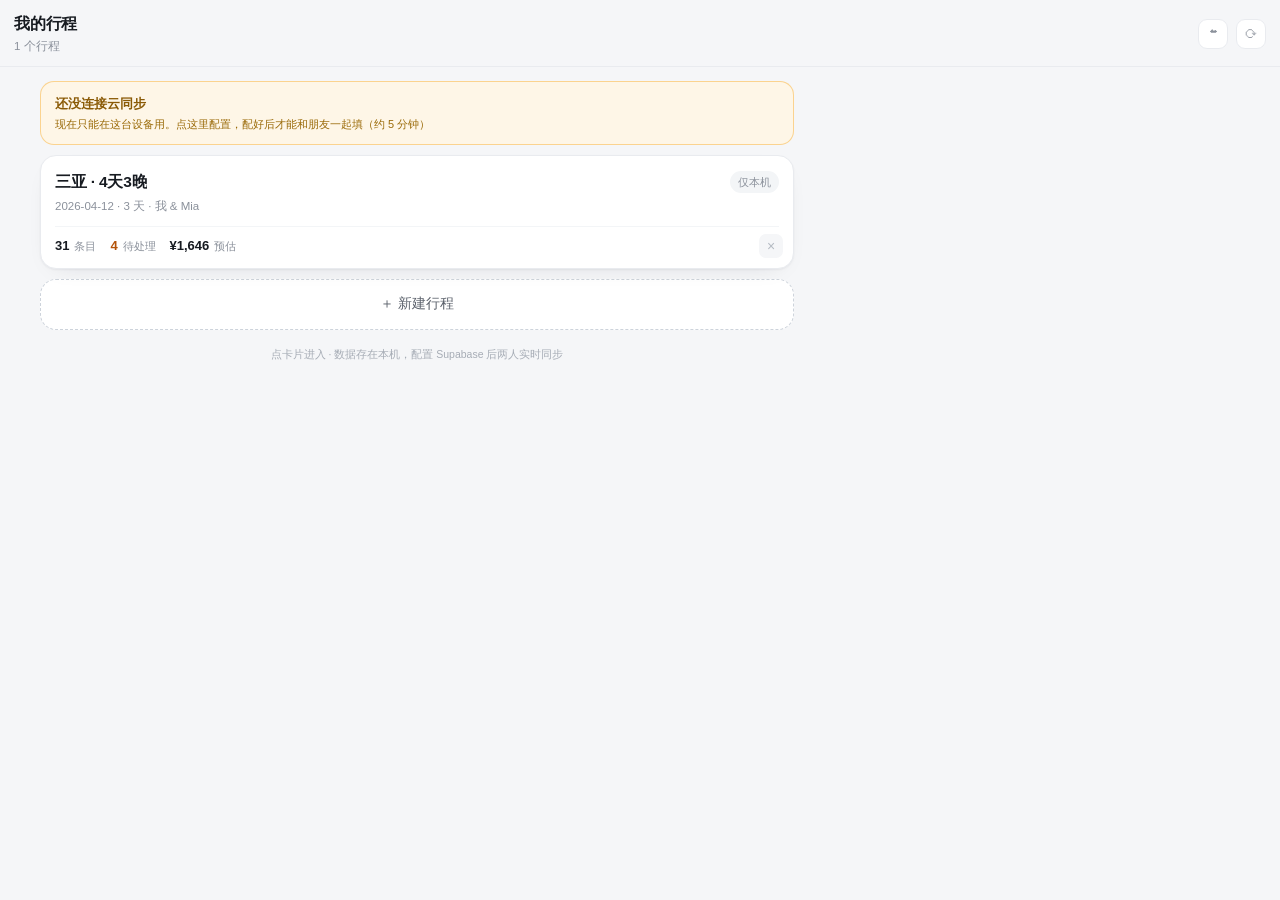
<file: index.html>
<!doctype html>
<html lang="zh-CN">
<head>
<meta charset="utf-8">
<meta name="viewport" content="width=device-width,initial-scale=1,viewport-fit=cover">
<meta name="theme-color" content="#F6F7F9">
<title>搭子行 TripSync</title>
<link rel="stylesheet" href="styles.css">
</head>
<body>
<div class="app">

  <header class="topbar">
    <div class="tb-left">
      <button class="icon-btn back" data-act="home" id="backBtn" hidden title="返回行程列表">‹</button>
      <div class="room" data-act="settings" style="cursor:pointer">
        <h1 id="roomName">我的行程</h1>
        <p id="roomMeta"></p>
      </div>
    </div>
    <div class="tb-right">
      <div class="members" id="members"></div>
      <button class="icon-btn" data-act="sync" id="syncBtn" title="同步设置">☁</button>
      <button class="icon-btn" data-act="reset" title="重置演示数据">⟳</button>
    </div>
  </header>

  <div class="budget" id="budgetStrip"></div>

  <nav class="tabs" id="tabs"></nav>

  <div class="alert" id="alertBar" hidden></div>

  <main class="layout">
    <section class="panel" id="panel"></section>
    <aside class="mapwrap" id="mapPanel"></aside>
  </main>

  <footer class="foot">
    <span>演示模式 · 数据存于本机浏览器</span>
    <span>可切换 A/B 身份模拟双人协同</span>
  </footer>
</div>

<div class="mask" id="mask" hidden></div>
<div class="sheet" id="sheet" hidden></div>
<div class="toast" id="toast"></div>

<script src="app.js"></script>
</body>
</html>
</file>
<file: styles.css>
:root{
  --a:#3B82F6; --a-soft:#EAF2FE;
  --b:#EC4899; --b-soft:#FDECF5;
  --final:#10B981; --final-soft:#E8F8F1;
  --warn:#F59E0B; --warn-soft:#FEF6E7;
  --bg:#F5F6F8; --card:#FFFFFF; --line:#E9EBEF; --text:#171B21; --sub:#8B919B;
  --r:14px; --shadow:0 1px 2px rgba(16,24,40,.05), 0 8px 24px -16px rgba(16,24,40,.18);
}
*{box-sizing:border-box;-webkit-tap-highlight-color:transparent}
html,body{margin:0}
body{
  background:var(--bg); color:var(--text);
  font:14px/1.55 -apple-system,BlinkMacSystemFont,"PingFang SC","Hiragino Sans GB","Microsoft YaHei",sans-serif;
  padding-bottom:40px;
}
h1,h2,h3,p{margin:0}
button{font:inherit;color:inherit;border:0;background:none;cursor:pointer}
input{font:inherit;color:inherit}

/* ---------- 顶栏 ---------- */
.topbar{
  position:sticky;top:0;z-index:20;display:flex;align-items:center;justify-content:space-between;gap:10px;
  padding:12px 14px 10px;background:rgba(245,246,248,.86);backdrop-filter:blur(12px);
  border-bottom:1px solid var(--line);
}
.room h1{font-size:16px;font-weight:650;letter-spacing:-.2px}
.room p{font-size:11.5px;color:var(--sub);margin-top:1px}
.tb-right{display:flex;align-items:center;gap:8px}
.members{display:flex;gap:6px}
.mchip{
  display:inline-flex;align-items:center;gap:5px;padding:5px 10px;border-radius:999px;
  background:#fff;border:1px solid var(--line);font-size:12px;color:var(--sub);transition:.15s;
}
.mchip i{width:6px;height:6px;border-radius:50%;background:currentColor;opacity:.55}
.mchip i.live{background:#10B981;opacity:1;box-shadow:0 0 0 3px rgba(16,185,129,.16)}
.mchip.a.on{color:var(--a);border-color:rgba(59,130,246,.35);background:var(--a-soft)}
.mchip.b.on{color:var(--b);border-color:rgba(236,72,153,.35);background:var(--b-soft)}
.mchip.on i{opacity:1}
.icon-btn{width:30px;height:30px;border-radius:9px;background:#fff;border:1px solid var(--line);color:var(--sub)}
.icon-btn.ok{color:#047857;border-color:rgba(16,185,129,.45);background:var(--final-soft)}
.icon-btn.wait{color:#B45309;border-color:rgba(245,158,11,.45);background:var(--warn-soft);animation:spin 1s linear infinite}
.icon-btn.err{color:#B91C1C;border-color:rgba(239,68,68,.45);background:#FEF2F2}
@keyframes spin{to{transform:rotate(360deg)}}

/* ---------- 预算条 ---------- */
.budget{
  display:flex;gap:8px;padding:8px 14px;background:#fff;border-bottom:1px solid var(--line);
  position:sticky;top:56px;z-index:19;overflow-x:auto;
}
.budget>div{display:flex;flex-direction:column;gap:1px;min-width:0;flex:1}
.budget span{font-size:10.5px;color:var(--sub);letter-spacing:.3px}
.budget b{font-size:14.5px;font-weight:650;letter-spacing:-.2px;white-space:nowrap}
.budget b.warn{color:var(--warn)}

/* ---------- Tab ---------- */
.tabs{display:flex;gap:6px;padding:10px 14px 4px;overflow-x:auto;scrollbar-width:none}
.tabs::-webkit-scrollbar{display:none}
.tab{
  flex:0 0 auto;padding:7px 13px;border-radius:999px;background:#fff;border:1px solid var(--line);
  font-size:12.5px;color:#5B616B;white-space:nowrap;display:inline-flex;align-items:center;gap:5px;
}
.tab.on{background:#171B21;color:#fff;border-color:#171B21}
.tab .badge{font-size:10px;padding:1px 5px;border-radius:99px;background:var(--warn);color:#fff;font-weight:600}

/* ---------- 警示条 ---------- */
.alert[hidden]{display:none}
.alert{
  margin:10px 14px 0;padding:10px 12px;border-radius:12px;background:var(--warn-soft);
  border:1px solid rgba(245,158,11,.35);color:#8A5A06;font-size:12.5px;line-height:1.5;
  display:flex;align-items:center;gap:8px;
}

/* ---------- 布局 ---------- */
.layout{padding:10px 14px 0}
@media(min-width:1000px){
  .layout{display:grid;grid-template-columns:minmax(0,1fr) 430px;gap:16px;align-items:start;max-width:1240px;margin:0 auto;padding:14px 20px 0}
  .mapwrap{position:sticky;top:150px}
}

/* ---------- 分组 / 行 ---------- */
.group{background:var(--card);border:1px solid var(--line);border-radius:var(--r);margin-bottom:10px;overflow:hidden;box-shadow:var(--shadow)}
.ghead{
  display:flex;align-items:center;justify-content:space-between;
  padding:9px 12px;font-size:12px;font-weight:600;color:#414852;background:#FBFCFD;border-bottom:1px solid var(--line);
}
.ghead .cnt{font-weight:400;color:var(--sub);font-size:11px}
.row{padding:9px 12px;border-bottom:1px solid #F1F3F5}
.row:last-child{border-bottom:0}
.row-main{display:flex;align-items:center;justify-content:space-between;gap:8px;margin-bottom:7px}
.row-title{font-size:13.5px;font-weight:550;letter-spacing:-.1px}
.row-note{font-size:11px;color:var(--sub);font-weight:400;margin-top:1px}
.rowdel{
  width:24px;height:24px;border-radius:7px;background:#F5F6F8;color:#B4BAC2;
  font-size:15px;line-height:1;flex:0 0 auto;display:grid;place-items:center;
}
.rowdel:active{background:#FDE8E8;color:#DC2626}
.cells{display:grid;grid-template-columns:1fr 1fr;gap:7px}
.cell{
  display:flex;flex-direction:column;gap:1px;align-items:flex-start;
  padding:6px 9px;border-radius:10px;background:#FAFBFC;border:1px solid var(--line);
  text-align:left;transition:.14s;min-width:0;
}
.cell .who{font-size:10px;color:var(--sub);letter-spacing:.3px}
.cell .st{font-size:12.5px;font-weight:550;white-space:nowrap;overflow:hidden;text-overflow:ellipsis;max-width:100%}
.cell .st em{font-style:normal;color:var(--sub);font-weight:400;font-size:11px}
.cell.filled.a{background:var(--a-soft);border-color:rgba(59,130,246,.28);color:#1D4ED8}
.cell.filled.b{background:var(--b-soft);border-color:rgba(236,72,153,.28);color:#BE185D}
.cell.filled .who{opacity:.7}
.cell.clash{box-shadow:0 0 0 1.5px var(--warn) inset}

/* ---------- Final 卡 ---------- */
.final{
  margin-top:8px;border-radius:11px;background:var(--final-soft);
  border-left:3px solid var(--final);padding:8px 10px;
}
.final.warn{background:var(--warn-soft);border-left-color:var(--warn)}
.final.locked{opacity:.72;background:#F6F7F9;border-left-color:#9AA1AB}
.fhead{display:flex;align-items:center;gap:6px;font-size:10px;font-weight:700;letter-spacing:.8px;color:var(--final)}
.final.warn .fhead{color:#9A6A08}
.final.locked .fhead{color:#6B7280}
.ftext{font-size:12.5px;font-weight:550;margin-top:1px}
.ftext.bad{color:#9A6A08}
.confirms{display:flex;align-items:center;gap:6px;margin-top:7px;flex-wrap:wrap}
.cf{
  font-size:11px;padding:3px 9px;border-radius:99px;background:#fff;border:1px solid var(--line);color:#6B7280;
}
.cf.on{background:#fff;border-color:rgba(16,185,129,.5);color:#047857;font-weight:600}
.lock{font-size:11px;color:#6B7280}
.fnote{
  width:100%;margin-top:7px;padding:6px 8px;border-radius:8px;border:1px solid var(--line);
  background:#fff;font-size:11.5px;outline:none;color:#374151;
}
.fnote:focus{border-color:rgba(16,185,129,.55)}
.quick{display:flex;gap:6px;margin-top:6px}
.quick button{font-size:11px;padding:3px 8px;border-radius:7px;background:#fff;border:1px solid rgba(245,158,11,.5);color:#8A5A06}

/* ---------- 地点卡 ---------- */
.pcard{background:var(--card);border:1px solid var(--line);border-radius:var(--r);padding:11px 12px;margin-bottom:9px;box-shadow:var(--shadow)}
.pcard.hot{border-color:rgba(16,185,129,.45);background:linear-gradient(180deg,#F4FCF8,#fff)}
.prow{display:flex;align-items:flex-start;justify-content:space-between;gap:10px}
.ptitle{font-size:13.5px;font-weight:600}
.ptitle em{font-style:normal;font-size:11px;font-weight:400;color:var(--sub);margin-left:6px}
.pmeta{font-size:11px;color:var(--sub);margin-top:2px}
.pacts{display:flex;gap:5px;flex:0 0 auto}
.mini{font-size:11px;padding:4px 8px;border-radius:8px;border:1px solid var(--line);background:#FAFBFC;color:var(--sub)}
.mini.a.on{background:var(--a-soft);border-color:rgba(59,130,246,.3);color:#1D4ED8;font-weight:600}
.mini.b.on{background:var(--b-soft);border-color:rgba(236,72,153,.3);color:#BE185D;font-weight:600}
.pday{display:flex;gap:5px;margin-top:9px;flex-wrap:wrap}
.dbtn{font-size:11px;padding:4px 9px;border-radius:8px;background:#F5F6F8;border:1px solid transparent;color:#6B7280}
.dbtn.on{background:#171B21;color:#fff}

/* ---------- 地图 ---------- */
.mapbox{background:var(--card);border:1px solid var(--line);border-radius:var(--r);overflow:hidden;box-shadow:var(--shadow)}
.mtop{display:flex;align-items:center;justify-content:space-between;padding:10px 12px;border-bottom:1px solid var(--line);gap:8px}
.mtop .ttl{font-size:12.5px;font-weight:650}
.modes{display:flex;gap:3px;background:#F1F3F5;border-radius:9px;padding:2px}
.modes button{font-size:11px;padding:3px 8px;border-radius:7px;color:#6B7280}
.modes button.on{background:#fff;color:#171B21;font-weight:600;box-shadow:0 1px 2px rgba(0,0,0,.06)}
.daytabs{display:flex;gap:5px;padding:9px 12px 4px;overflow-x:auto}
.daytabs button{font-size:11.5px;padding:4px 10px;border-radius:8px;background:#F5F6F8;color:#6B7280;white-space:nowrap}
.daytabs button.on{background:#171B21;color:#fff}
svg.map{display:block;width:100%;height:auto;background:
  radial-gradient(circle at 20% 20%, #EFF4FA, transparent 60%),
  radial-gradient(circle at 80% 70%, #F0F9F4, transparent 55%), #FAFBFC}
.stats{display:flex;gap:10px;padding:8px 12px;border-top:1px solid var(--line);background:#FCFCFD}
.stats div{flex:1;display:flex;flex-direction:column}
.stats span{font-size:10px;color:var(--sub)}
.stats b{font-size:12.5px;font-weight:650}
.stats b.warn{color:var(--warn)}
.mwarn{margin:0 12px 9px;padding:8px 10px;border-radius:9px;background:var(--warn-soft);border:1px solid rgba(245,158,11,.32);color:#8A5A06;font-size:11.5px}
.leglist{padding:4px 12px 12px}
.leg{display:flex;align-items:center;gap:8px;padding:6px 0;border-bottom:1px dashed #EEF0F3;font-size:12px}
.leg:last-child{border-bottom:0}
.leg .idx{width:18px;height:18px;border-radius:50%;background:#171B21;color:#fff;font-size:10.5px;display:grid;place-items:center;flex:0 0 auto}
.leg .nm{flex:1;min-width:0;overflow:hidden;text-overflow:ellipsis;white-space:nowrap}
.leg .tm{font-size:10.5px;color:var(--sub);white-space:nowrap}
.leg .mv{display:flex;gap:2px}
.leg .mv button{width:20px;height:20px;border-radius:6px;background:#F3F5F7;color:#6B7280;font-size:10px;line-height:1}
.mbtn{display:block;width:calc(100% - 24px);margin:0 12px 12px;padding:9px;border-radius:10px;background:#171B21;color:#fff;font-size:12.5px;font-weight:600}

/* ---------- 空态 ---------- */
.empty{padding:26px 16px;text-align:center;color:var(--sub);font-size:12.5px;background:#fff;border:1px dashed var(--line);border-radius:var(--r)}

/* ---------- 底部按钮 ---------- */
.addbar{display:flex;gap:8px;margin:12px 0 4px}
.addbar button{flex:1;padding:10px;border-radius:11px;background:#fff;border:1px dashed #CDD3DB;color:#5B616B;font-size:12.5px}

/* ---------- Sheet ---------- */
.mask{position:fixed;inset:0;background:rgba(16,24,40,.35);z-index:50;backdrop-filter:blur(2px)}
.sheet{
  position:fixed;left:0;right:0;bottom:0;z-index:51;background:#fff;border-radius:18px 18px 0 0;
  padding:14px 16px calc(18px + env(safe-area-inset-bottom));box-shadow:0 -12px 40px rgba(16,24,40,.16);
  max-height:82vh;overflow:auto;animation:up .22s ease;
}
@keyframes up{from{transform:translateY(18px);opacity:.6}to{transform:none;opacity:1}}
@media(min-width:1000px){
  .sheet{left:50%;transform:translateX(-50%);bottom:auto;top:50%;margin-top:-180px;width:420px;border-radius:16px}
  @keyframes up{from{opacity:.5}to{opacity:1}}
}
.shead{font-size:13.5px;font-weight:650;margin-bottom:10px}
.opts{display:grid;grid-template-columns:1fr 1fr;gap:7px;margin-bottom:10px}
.opt{padding:10px;border-radius:10px;background:#F6F7F9;border:1px solid var(--line);font-size:12.5px;font-weight:550}
.opt:active{background:#EEF1F4}
.srow{display:flex;align-items:center;gap:9px;margin-bottom:10px}
.srow label{font-size:12px;color:var(--sub);flex:0 0 40px}
.srow input,.srow select{flex:1;padding:8px 10px;border-radius:9px;border:1px solid var(--line);background:#FAFBFC;font-size:13px;outline:none}
.srow input:focus,.srow select:focus{border-color:#C7CDD6;background:#fff}
.ghost{display:block;width:100%;padding:9px;border-radius:10px;background:#F6F7F9;color:#6B7280;font-size:12.5px;margin-top:7px}
.primary{display:block;width:100%;padding:11px;border-radius:11px;background:#171B21;color:#fff;font-size:13px;font-weight:600;margin-top:9px}

/* ---------- toast ---------- */
.toast{
  position:fixed;left:50%;bottom:calc(30px + env(safe-area-inset-bottom));transform:translate(-50%,14px);
  background:rgba(23,27,33,.94);color:#fff;font-size:12.5px;padding:9px 15px;border-radius:11px;
  opacity:0;pointer-events:none;transition:.2s;z-index:60;max-width:86vw;text-align:center;
}
.toast.on{opacity:1;transform:translate(-50%,0)}

.foot{display:flex;flex-direction:column;gap:2px;padding:22px 16px 0;text-align:center;font-size:10.5px;color:#A6ACB5}

/* ============ 表格布局（新版） ============ */
.thead{
  display:grid;grid-template-columns:minmax(0,1.25fr) minmax(0,1fr) minmax(0,1fr);gap:6px;
  padding:8px 12px;margin-bottom:8px;font-size:11px;color:#8B919B;
  background:#fff;border:1px solid var(--line);border-radius:11px;
}
.thead .ha{color:var(--a);font-weight:650}
.thead .hb{color:var(--b);font-weight:650}

.titem{padding:9px 12px 8px;border-bottom:1px solid #F1F3F5}
.titem:last-child{border-bottom:0}
.titem.hl-yellow{background:#FFFAEB;box-shadow:inset 3px 0 0 var(--warn)}
.titem.hl-red{background:#FEF3F3;box-shadow:inset 3px 0 0 #EF4444}
.titem.hl-good{background:#F5FCF8;box-shadow:inset 3px 0 0 var(--final)}

.trow{display:grid;grid-template-columns:minmax(0,1.25fr) minmax(0,1fr) minmax(0,1fr);gap:6px;align-items:center}
.tname{min-width:0}
.tname .t1{font-size:13.5px;font-weight:550;letter-spacing:-.1px;display:flex;align-items:center;gap:4px}
.tname .t1 .rowdel{margin-left:auto;width:20px;height:20px;font-size:13px}
.tname .t2{font-size:10.5px;margin-top:2px;color:var(--final)}
.tname .t2.warn{color:#B45309;font-weight:600}
.tname .t2.danger{color:#B91C1C;font-weight:600}
.tname .t2.good{color:#047857;font-weight:600}
.tname .t2.mute{color:#A6ACB5}

.cell2{
  display:flex;flex-direction:column;align-items:flex-start;gap:1px;
  padding:6px 8px;border-radius:9px;background:#FAFBFC;border:1px solid var(--line);
  min-width:0;text-align:left;transition:.14s;
}
.cell2 .st{font-size:12.5px;font-weight:550;white-space:nowrap;overflow:hidden;text-overflow:ellipsis;max-width:100%}
.cell2 .tx{font-size:10px;color:var(--sub);white-space:nowrap;overflow:hidden;text-overflow:ellipsis;max-width:100%}
.cell2.filled.a{background:var(--a-soft);border-color:rgba(59,130,246,.3);color:#1D4ED8}
.cell2.filled.b{background:var(--b-soft);border-color:rgba(236,72,153,.3);color:#BE185D}
.cell2.filled .tx{color:inherit;opacity:.7}
.cell2.clash{box-shadow:0 0 0 1.5px var(--warn) inset}

.tnote{display:flex;gap:6px;align-items:center;margin-top:7px}
.tnote .fnote{margin-top:0;flex:1;min-width:0}
.tnote .lk{font-size:11px;flex:0 0 auto}
.cf2{
  flex:0 0 auto;font-size:10.5px;padding:4px 7px;border-radius:7px;background:#fff;
  border:1px solid var(--line);color:#A6ACB5;max-width:58px;overflow:hidden;
  text-overflow:ellipsis;white-space:nowrap;
}
.cf2.on{color:#047857;border-color:rgba(16,185,129,.5);background:var(--final-soft);font-weight:600}
.tday{display:flex;gap:5px;margin-top:7px;flex-wrap:wrap}

.opt.on{background:#171B21;color:#fff;border-color:#171B21}

/* 手动高亮圆点 */
.hldot{
  width:11px;height:11px;border-radius:50%;border:1.5px solid #D6DAE0;
  background:transparent;flex:0 0 auto;padding:0;margin-top:1px;
}
.hldot.hl-yellow{border-color:#F59E0B;background:#F59E0B}
.hldot.hl-red{border-color:#EF4444;background:#EF4444}
.hldot.hl-good{border-color:#10B981;background:#10B981}
.hldot.off{border-style:dashed;opacity:.5}

/* ============ 行程首页 ============ */
.tb-left{display:flex;align-items:center;gap:8px;min-width:0}
.room{min-width:0}
.icon-btn.back{font-size:19px;line-height:1;padding-bottom:2px;font-weight:500}
body.home .budget,body.home .tabs,body.home .mapwrap,body.home .foot{display:none}
body.home .layout{padding-top:14px}

.tripcard{
  position:relative;background:#fff;border:1px solid var(--line);border-radius:16px;
  padding:14px 14px 12px;margin-bottom:10px;box-shadow:var(--shadow);transition:.15s;
}
.tripcard:active{transform:scale(.995);border-color:#D5DAE1}
.tc-top{display:flex;align-items:center;justify-content:space-between;gap:8px}
.tc-name{font-size:15.5px;font-weight:650;letter-spacing:-.2px;white-space:nowrap;overflow:hidden;text-overflow:ellipsis}
.tc-badge{flex:0 0 auto;font-size:10.5px;padding:3px 8px;border-radius:99px;background:#F3F5F7;color:#8B919B}
.tc-badge.on{background:var(--final-soft);color:#047857}
.tc-meta{font-size:11.5px;color:var(--sub);margin-top:4px}
.tc-stat{display:flex;gap:14px;margin-top:10px;padding-top:9px;border-top:1px solid #F3F5F7}
.tc-stat span{font-size:10.5px;color:var(--sub)}
.tc-stat b{font-size:13px;color:var(--text);font-weight:650;margin-right:2px}
.tc-stat b.warn{color:#B45309}
.tc-del{
  position:absolute;right:10px;bottom:10px;width:24px;height:24px;border-radius:7px;
  background:#F5F6F8;color:#B4BAC2;font-size:14px;line-height:1;display:grid;place-items:center;
}
.tc-del:active{background:#FDE8E8;color:#DC2626}

.newtrip{
  width:100%;padding:14px;border-radius:16px;background:#fff;border:1.5px dashed #CDD3DB;
  color:#5B616B;font-size:13.5px;font-weight:550;
}
.newtrip:active{background:#FAFBFC}
.homefoot{margin-top:16px;text-align:center;font-size:10.5px;color:#A6ACB5;line-height:1.6}

/* ============ 交通 / 地铁图 ============ */
.mdefault{display:flex;align-items:center;gap:5px;padding:6px 12px 2px;flex-wrap:wrap}
.mdefault .lbl{font-size:10px;color:#A6ACB5;margin-right:2px}
.mdefault button{font-size:11px;padding:3px 9px;border-radius:7px;background:#F5F6F8;color:#6B7280}
.mdefault button.on{background:#171B21;color:#fff;font-weight:600}

.leg{width:100%;background:none;text-align:left;border-bottom:1px dashed #EEF0F3;padding:7px 0}
.leg .tm{display:inline-flex;align-items:center;gap:4px}
.leg .dc{width:6px;height:6px;border-radius:50%;display:inline-block}

.metro{padding:14px 14px 8px}
.mstop{display:flex;align-items:center;gap:9px}
.mdot{width:11px;height:11px;border-radius:50%;background:#fff;border:2.5px solid #171B21;flex:0 0 auto}
.mname{font-size:12.5px;font-weight:550}
.mline{display:flex;align-items:center;gap:9px;padding:4px 0 4px 5px}
.mbar{width:2.5px;height:30px;border-radius:2px;flex:0 0 auto;margin-left:1px}
.mtext{font-size:11px;color:#6B7280}

/* 路线图（带时刻） */
.mtime{width:40px;flex:0 0 auto;font-size:10.5px;color:#A6ACB5;text-align:right;font-variant-numeric:tabular-nums}
.mstop .mname{flex:1}
.mline .mtext{flex:1}
.mline{padding-left:0}
.mline .mbar{margin-left:5px}
.man{font-weight:600;color:#B45309;font-size:9.5px;margin-left:2px}
.mend{padding:10px 0 4px 48px;font-size:10.5px;color:#A6ACB5}
.stime{display:inline-flex;align-items:center;gap:4px;font-size:10.5px;color:#8B919B;margin-left:auto}
.stime input{border:1px solid var(--line);border-radius:7px;padding:2px 5px;font-size:11px;background:#fff;color:#374151}

/* 高德跳转按钮 */
.rowpin{
  width:20px;height:20px;border-radius:6px;background:#F5F6F8;color:#8B919B;
  font-size:10px;line-height:1;display:grid;place-items:center;flex:0 0 auto;
}
.rowpin:active{background:#E8F8F1;color:#047857}
.mbtn.ghostbtn{background:#F5F6F8;color:#5B616B;margin-top:8px}

/* 高德真实地图 */
.map-slot{width:100%;height:340px;background:#F3F5F8;position:relative;overflow:hidden}
.map-slot .amap-lb{
  background:#fff;border:1px solid #E1E5EA;border-radius:8px;padding:2px 7px;
  font-size:10.5px;color:#374151;white-space:nowrap;box-shadow:0 1px 3px rgba(0,0,0,.08);
  max-width:150px;overflow:hidden;text-overflow:ellipsis;
}
.gearbtn{width:26px;height:26px;border-radius:8px;background:#F3F5F7;color:#8B919B;font-size:12px;line-height:1;display:grid;place-items:center}
.gearbtn:active{background:#E8EAEE;color:#374151}
@media(min-width:1000px){.map-slot{height:400px}}

.auto{font-weight:600;color:#047857;font-size:9.5px;margin-left:2px}

.diag{display:flex;gap:8px;margin:0 0 10px}
.diag>div{flex:1;background:#F6F7F9;border-radius:9px;padding:6px 8px;min-width:0}
.diag span{display:block;font-size:9.5px;color:#A6ACB5}
.diag b{display:block;font-size:11px;color:#374151;font-weight:600;white-space:nowrap;overflow:hidden;text-overflow:ellipsis}


.tcid{color:#7C3AED;font-weight:600;letter-spacing:.2px}

.setupbar{
  display:block;width:100%;text-align:left;padding:12px 14px;margin-bottom:10px;
  border-radius:14px;background:var(--warn-soft);border:1px solid rgba(245,158,11,.4);
}
.setupbar b{display:block;font-size:13px;color:#8A5A06;margin-bottom:2px}
.setupbar span{display:block;font-size:11px;color:#9A6A08;line-height:1.5}
.setupbar:active{opacity:.85}
</file>
